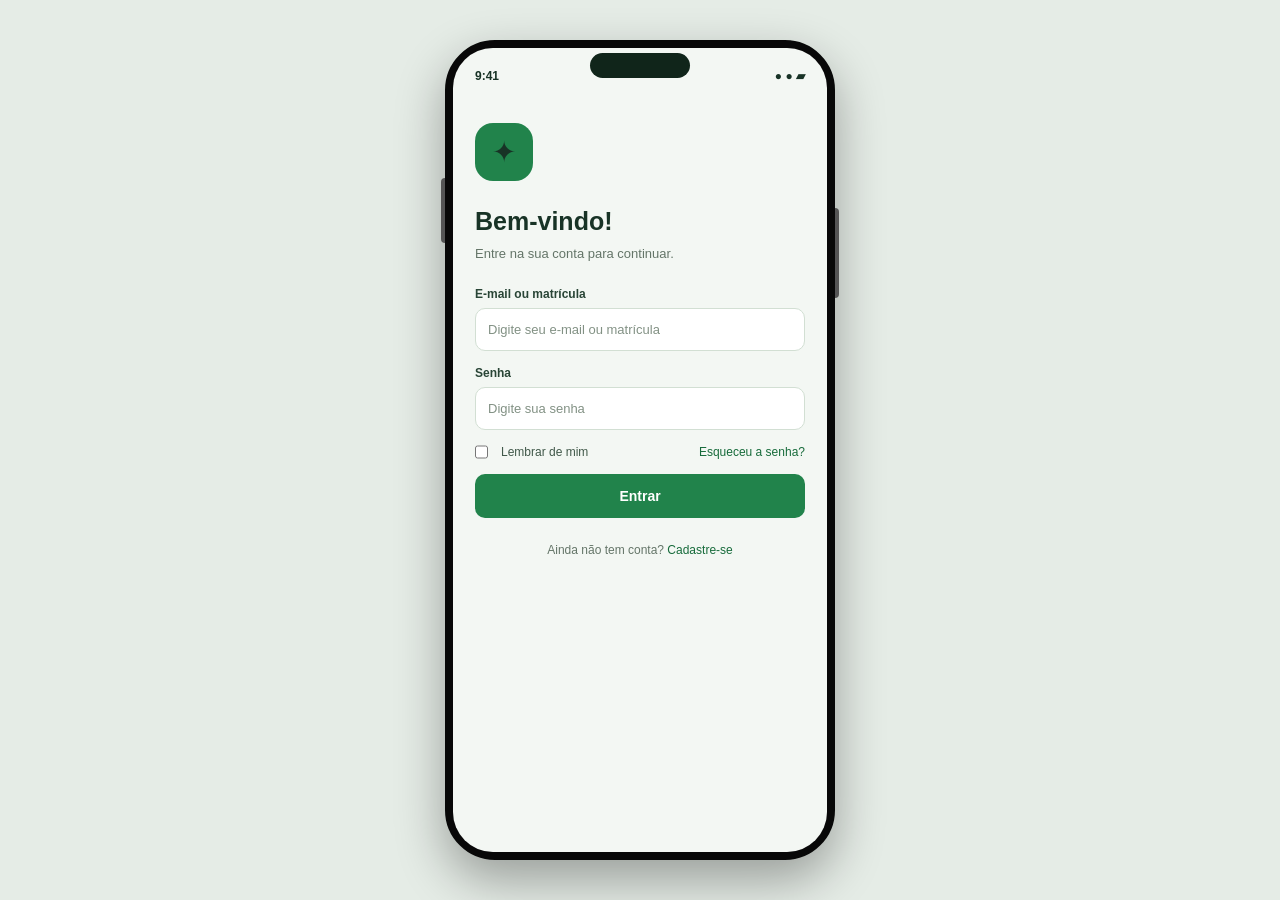
<file: Aplicativo/index.html>
<!doctype html>
<html lang="pt-BR">
  <head>
    <meta charset="UTF-8" />
    <meta name="viewport" content="width=device-width, initial-scale=1.0" />
    <title>Login</title>
    <link rel="stylesheet" href="style.css" />
  </head>
  <body>
    <div class="phone">
      <div class="side-button left"></div>
      <div class="side-button right"></div>
      <div class="screen">
        <div class="status-bar">
          <span>9:41</span>
          <div class="notch"></div>
          <span>● ● ▰</span>
        </div>
        <main class="page-container">
          <div class="logo">✦</div>
          <header class="page-header">
            <h1>Bem-vindo!</h1>
            <p class="subtitle">Entre na sua conta para continuar.</p>
          </header>
          <form class="form" action="inicio_professor.html">
            <div class="input-group">
              <label>E-mail ou matrícula</label
              ><input
                type="text"
                placeholder="Digite seu e-mail ou matrícula"
                required
              />
            </div>
            <div class="input-group">
              <label>Senha</label
              ><input type="password" placeholder="Digite sua senha" required />
            </div>
            <div class="card-top">
              <label class="check-row"
                ><input type="checkbox" /> Lembrar de mim</label
              ><a class="text-link" href="recuperar_senha.html"
                >Esqueceu a senha?</a
              >
            </div>
            <button>Entrar</button>
          </form>
          <p class="text-link" style="margin-top: 25px; color: var(--muted)">
            Ainda não tem conta? <a href="cadastro_usuario.html">Cadastre-se</a>
          </p>
        </main>
      </div>
    </div>
  </body>
</html>
</file>
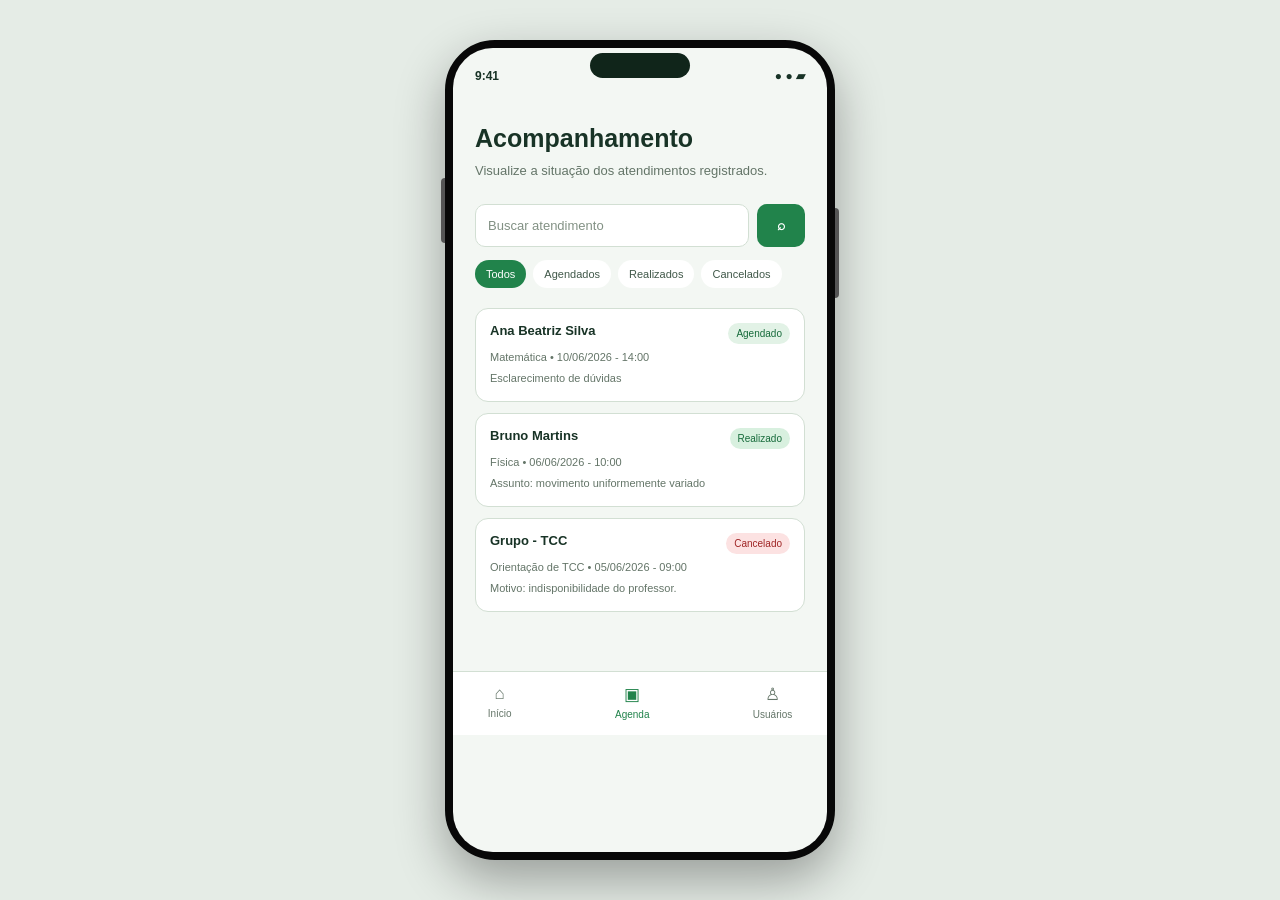
<file: Aplicativo/acompanhamento.html>
<!doctype html>
<html lang="pt-BR">
  <head>
    <meta charset="UTF-8" />
    <meta name="viewport" content="width=device-width, initial-scale=1.0" />
    <title>Acompanhamento</title>
    <link rel="stylesheet" href="style.css" />
  </head>
  <body>
    <div class="phone">
      <div class="side-button left"></div>
      <div class="side-button right"></div>
      <div class="screen">
        <div class="status-bar">
          <span>9:41</span>
          <div class="notch"></div>
          <span>● ● ▰</span>
        </div>
        <main class="page-container">
          <header class="page-header">
            <h1>Acompanhamento</h1>
            <p class="subtitle">
              Visualize a situação dos atendimentos registrados.
            </p>
          </header>
          <div class="search-row">
            <input type="search" placeholder="Buscar atendimento" /><button>
              ⌕
            </button>
          </div>
          <div class="tabs">
            <span class="tab active">Todos</span
            ><span class="tab">Agendados</span
            ><span class="tab">Realizados</span
            ><span class="tab">Cancelados</span>
          </div>
          <div class="card">
            <div class="card-top">
              <strong>Ana Beatriz Silva</strong
              ><span class="badge">Agendado</span>
            </div>
            <p>Matemática • 10/06/2026 - 14:00</p>
            <p>Esclarecimento de dúvidas</p>
          </div>
          <div class="card">
            <div class="card-top">
              <strong>Bruno Martins</strong
              ><span class="badge green">Realizado</span>
            </div>
            <p>Física • 06/06/2026 - 10:00</p>
            <p>Assunto: movimento uniformemente variado</p>
          </div>
          <div class="card">
            <div class="card-top">
              <strong>Grupo - TCC</strong
              ><span class="badge red">Cancelado</span>
            </div>
            <p>Orientação de TCC • 05/06/2026 - 09:00</p>
            <p>Motivo: indisponibilidade do professor.</p>
          </div>
        </main>
        <nav class="bottom-nav">
          <a class="" href="inicio_professor.html"><span>⌂</span>Início</a
          ><a class="active" href="consulta_atendimentos.html"
            ><span>▣</span>Agenda</a
          ><a class="" href="consulta_usuarios.html"><span>♙</span>Usuários</a>
        </nav>
      </div>
    </div>
  </body>
</html>
</file>
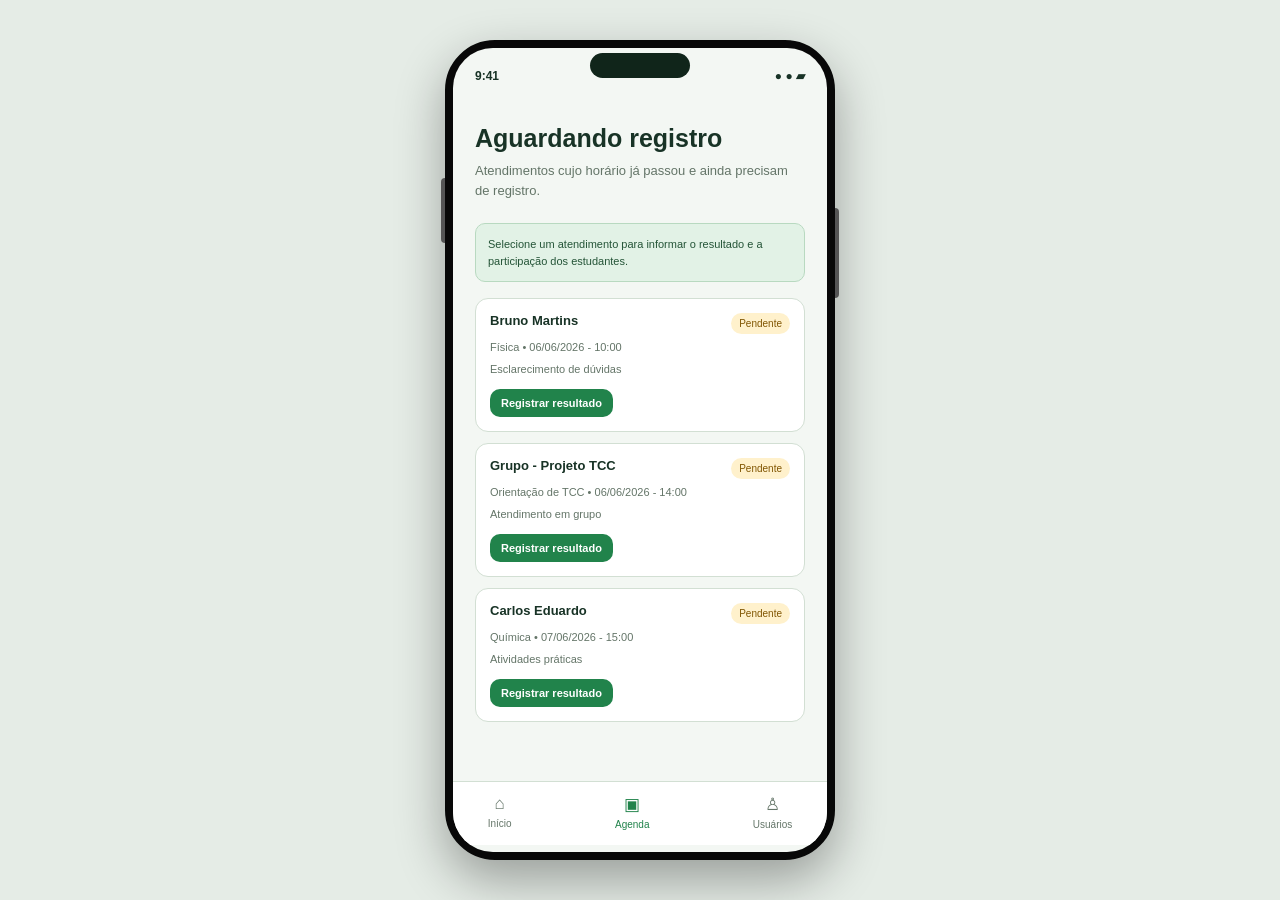
<file: Aplicativo/aguardando_registro.html>
<!doctype html>
<html lang="pt-BR">
  <head>
    <meta charset="UTF-8" />
    <meta name="viewport" content="width=device-width, initial-scale=1.0" />
    <title>Aguardando registro</title>
    <link rel="stylesheet" href="style.css" />
  </head>
  <body>
    <div class="phone">
      <div class="side-button left"></div>
      <div class="side-button right"></div>
      <div class="screen">
        <div class="status-bar">
          <span>9:41</span>
          <div class="notch"></div>
          <span>● ● ▰</span>
        </div>
        <main class="page-container">
          <header class="page-header">
            <h1>Aguardando registro</h1>
            <p class="subtitle">
              Atendimentos cujo horário já passou e ainda precisam de registro.
            </p>
          </header>
          <div class="info-box">
            Selecione um atendimento para informar o resultado e a participação
            dos estudantes.
          </div>
          <div class="card">
            <div class="card-top">
              <strong>Bruno Martins</strong
              ><span class="badge yellow">Pendente</span>
            </div>
            <p>Física • 06/06/2026 - 10:00</p>
            <p>Esclarecimento de dúvidas</p>
            <a
              class="button small"
              style="margin-top: 12px"
              href="registro_atendimento.html"
              >Registrar resultado</a
            >
          </div>
          <div class="card">
            <div class="card-top">
              <strong>Grupo - Projeto TCC</strong
              ><span class="badge yellow">Pendente</span>
            </div>
            <p>Orientação de TCC • 06/06/2026 - 14:00</p>
            <p>Atendimento em grupo</p>
            <a
              class="button small"
              style="margin-top: 12px"
              href="registro_atendimento.html"
              >Registrar resultado</a
            >
          </div>
          <div class="card">
            <div class="card-top">
              <strong>Carlos Eduardo</strong
              ><span class="badge yellow">Pendente</span>
            </div>
            <p>Química • 07/06/2026 - 15:00</p>
            <p>Atividades práticas</p>
            <a
              class="button small"
              style="margin-top: 12px"
              href="registro_atendimento.html"
              >Registrar resultado</a
            >
          </div>
        </main>
        <nav class="bottom-nav">
          <a class="" href="inicio_professor.html"><span>⌂</span>Início</a
          ><a class="active" href="consulta_atendimentos.html"
            ><span>▣</span>Agenda</a
          ><a class="" href="consulta_usuarios.html"><span>♙</span>Usuários</a>
        </nav>
      </div>
    </div>
  </body>
</html>
</file>
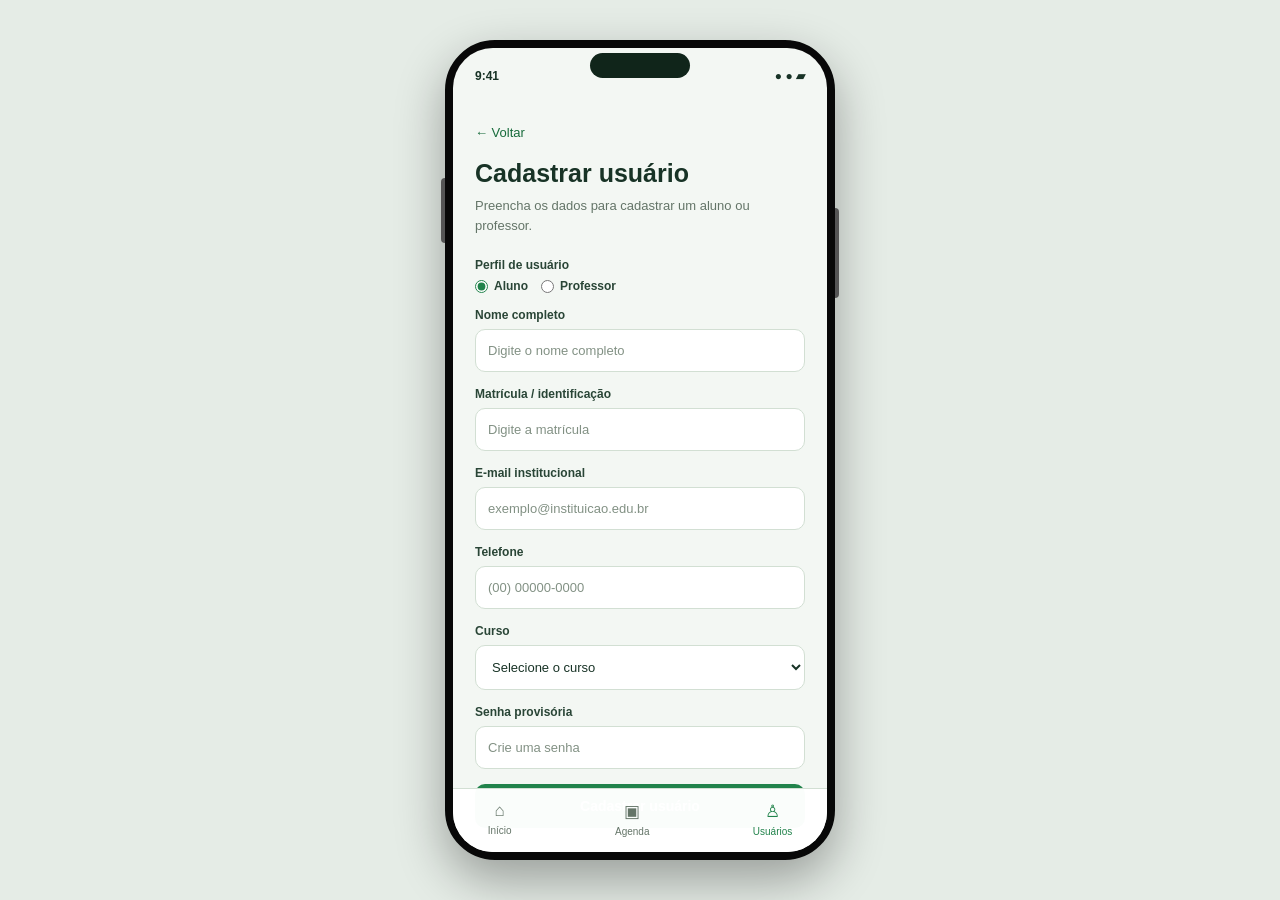
<file: Aplicativo/cadastro_usuario.html>
<!doctype html>
<html lang="pt-BR">
  <head>
    <meta charset="UTF-8" />
    <meta name="viewport" content="width=device-width, initial-scale=1.0" />
    <title>Cadastro de usuário</title>
    <link rel="stylesheet" href="style.css" />
  </head>
  <body>
    <div class="phone">
      <div class="side-button left"></div>
      <div class="side-button right"></div>
      <div class="screen">
        <div class="status-bar">
          <span>9:41</span>
          <div class="notch"></div>
          <span>● ● ▰</span>
        </div>
        <main class="page-container">
          <a class="back-link" href="inicio_professor.html">← Voltar</a>
          <header class="page-header">
            <h1>Cadastrar usuário</h1>
            <p class="subtitle">
              Preencha os dados para cadastrar um aluno ou professor.
            </p>
          </header>
          <form class="form" action="consulta_usuarios.html">
            <div class="input-group">
              <label>Perfil de usuário</label>
              <div class="radio-row">
                <label><input type="radio" name="perfil" checked /> Aluno</label
                ><label><input type="radio" name="perfil" /> Professor</label>
              </div>
            </div>
            <div class="input-group">
              <label>Nome completo</label
              ><input placeholder="Digite o nome completo" required />
            </div>
            <div class="input-group">
              <label>Matrícula / identificação</label
              ><input placeholder="Digite a matrícula" required />
            </div>
            <div class="input-group">
              <label>E-mail institucional</label
              ><input
                type="email"
                placeholder="exemplo@instituicao.edu.br"
                required
              />
            </div>
            <div class="input-group">
              <label>Telefone</label
              ><input type="tel" placeholder="(00) 00000-0000" />
            </div>
            <div class="input-group">
              <label>Curso</label
              ><select>
                <option>Selecione o curso</option>
                <option>Ciência da Computação</option>
                <option>Sistemas de Informação</option>
              </select>
            </div>
            <div class="input-group">
              <label>Senha provisória</label
              ><input type="password" placeholder="Crie uma senha" required />
            </div>
            <button>Cadastrar usuário</button>
          </form>
        </main>
        <nav class="bottom-nav">
          <a class="" href="inicio_professor.html"><span>⌂</span>Início</a
          ><a class="" href="consulta_atendimentos.html"><span>▣</span>Agenda</a
          ><a class="active" href="consulta_usuarios.html"
            ><span>♙</span>Usuários</a>
        </nav>
      </div>
    </div>
  </body>
</html>
</file>
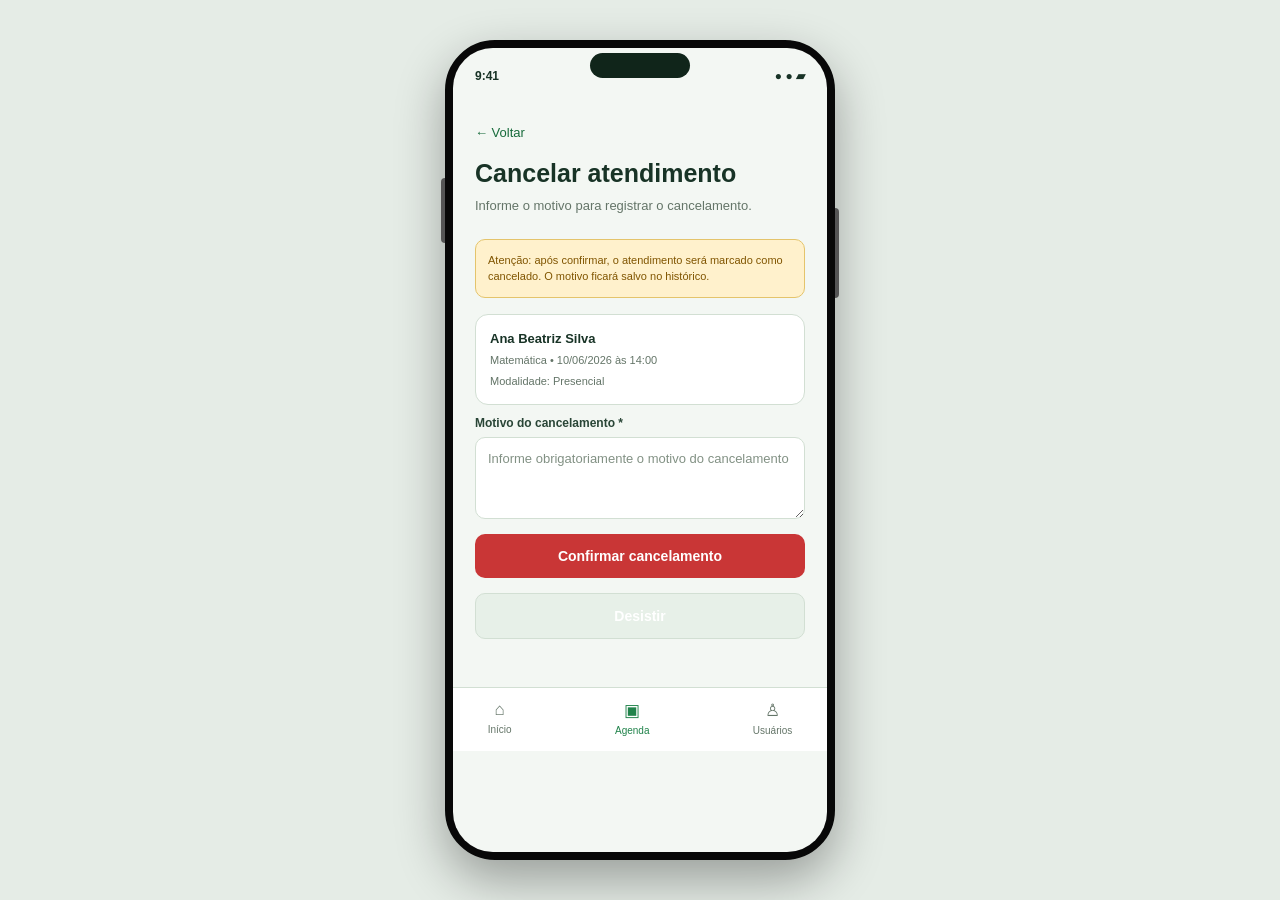
<file: Aplicativo/cancelar_atendimento.html>
<!doctype html>
<html lang="pt-BR">
  <head>
    <meta charset="UTF-8" />
    <meta name="viewport" content="width=device-width, initial-scale=1.0" />
    <title>Cancelar atendimento</title>
    <link rel="stylesheet" href="style.css" />
  </head>
  <body>
    <div class="phone">
      <div class="side-button left"></div>
      <div class="side-button right"></div>
      <div class="screen">
        <div class="status-bar">
          <span>9:41</span>
          <div class="notch"></div>
          <span>● ● ▰</span>
        </div>
        <main class="page-container">
          <a class="back-link" href="consulta_atendimentos.html">← Voltar</a>
          <header class="page-header">
            <h1>Cancelar atendimento</h1>
            <p class="subtitle">
              Informe o motivo para registrar o cancelamento.
            </p>
          </header>
          <div class="info-box warning-box">
            Atenção: após confirmar, o atendimento será marcado como cancelado.
            O motivo ficará salvo no histórico.
          </div>
          <div class="card">
            <strong>Ana Beatriz Silva</strong>
            <p>Matemática • 10/06/2026 às 14:00</p>
            <p>Modalidade: Presencial</p>
          </div>
          <form class="form" action="consulta_atendimentos.html">
            <div class="input-group">
              <label>Motivo do cancelamento *</label
              ><textarea
                placeholder="Informe obrigatoriamente o motivo do cancelamento"
                required
              ></textarea>
            </div>
            <button class="danger">Confirmar cancelamento</button
            ><a class="button secondary" href="consulta_atendimentos.html"
              >Desistir</a
            >
          </form>
        </main>
        <nav class="bottom-nav">
          <a class="" href="inicio_professor.html"><span>⌂</span>Início</a
          ><a class="active" href="consulta_atendimentos.html"
            ><span>▣</span>Agenda</a
          ><a class="" href="consulta_usuarios.html"><span>♙</span>Usuários</a>
        </nav>
      </div>
    </div>
  </body>
</html>
</file>
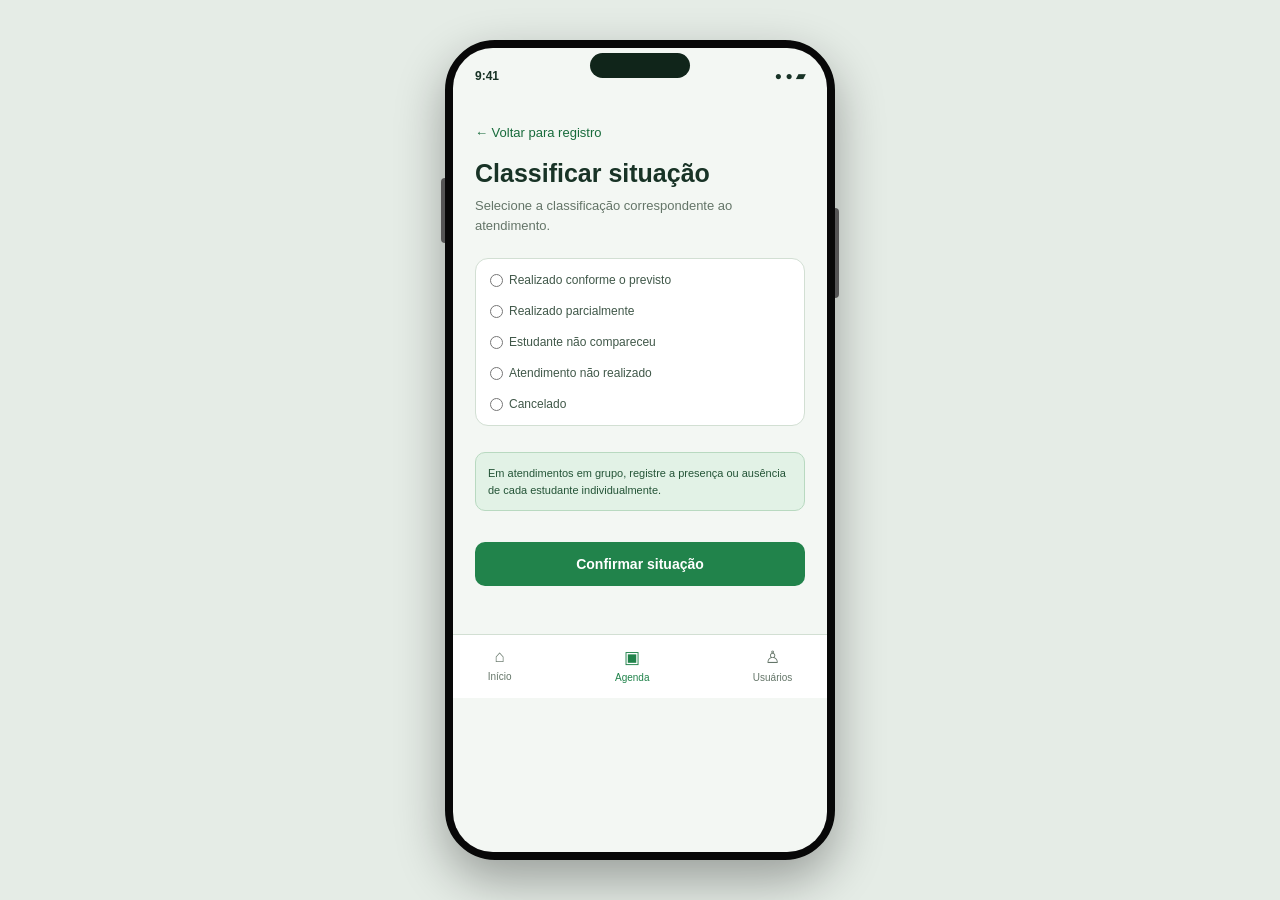
<file: Aplicativo/classificar_situacao.html>
<!doctype html>
<html lang="pt-BR">
  <head>
    <meta charset="UTF-8" />
    <meta name="viewport" content="width=device-width, initial-scale=1.0" />
    <title>Classificar situação</title>
    <link rel="stylesheet" href="style.css" />
  </head>
  <body>
    <div class="phone">
      <div class="side-button left"></div>
      <div class="side-button right"></div>
      <div class="screen">
        <div class="status-bar">
          <span>9:41</span>
          <div class="notch"></div>
          <span>● ● ▰</span>
        </div>
        <main class="page-container">
          <a class="back-link" href="registro_atendimento.html"
            >← Voltar para registro</a
          >
          <header class="page-header">
            <h1>Classificar situação</h1>
            <p class="subtitle">
              Selecione a classificação correspondente ao atendimento.
            </p>
          </header>
          <form class="form" action="acompanhamento.html">
            <div class="card">
              <div class="radio-row" style="flex-direction: column; gap: 17px">
                <label
                  ><input type="radio" name="situacao" required /> Realizado
                  conforme o previsto</label
                ><label
                  ><input type="radio" name="situacao" /> Realizado
                  parcialmente</label
                ><label
                  ><input type="radio" name="situacao" /> Estudante não
                  compareceu</label
                ><label
                  ><input type="radio" name="situacao" /> Atendimento não
                  realizado</label
                ><label><input type="radio" name="situacao" /> Cancelado</label>
              </div>
            </div>
            <div class="info-box">
              Em atendimentos em grupo, registre a presença ou ausência de cada
              estudante individualmente.
            </div>
            <button>Confirmar situação</button>
          </form>
        </main>
        <nav class="bottom-nav">
          <a class="" href="inicio_professor.html"><span>⌂</span>Início</a
          ><a class="active" href="consulta_atendimentos.html"
            ><span>▣</span>Agenda</a
          ><a class="" href="consulta_usuarios.html"><span>♙</span>Usuários</a>
        </nav>
      </div>
    </div>
  </body>
</html>
</file>
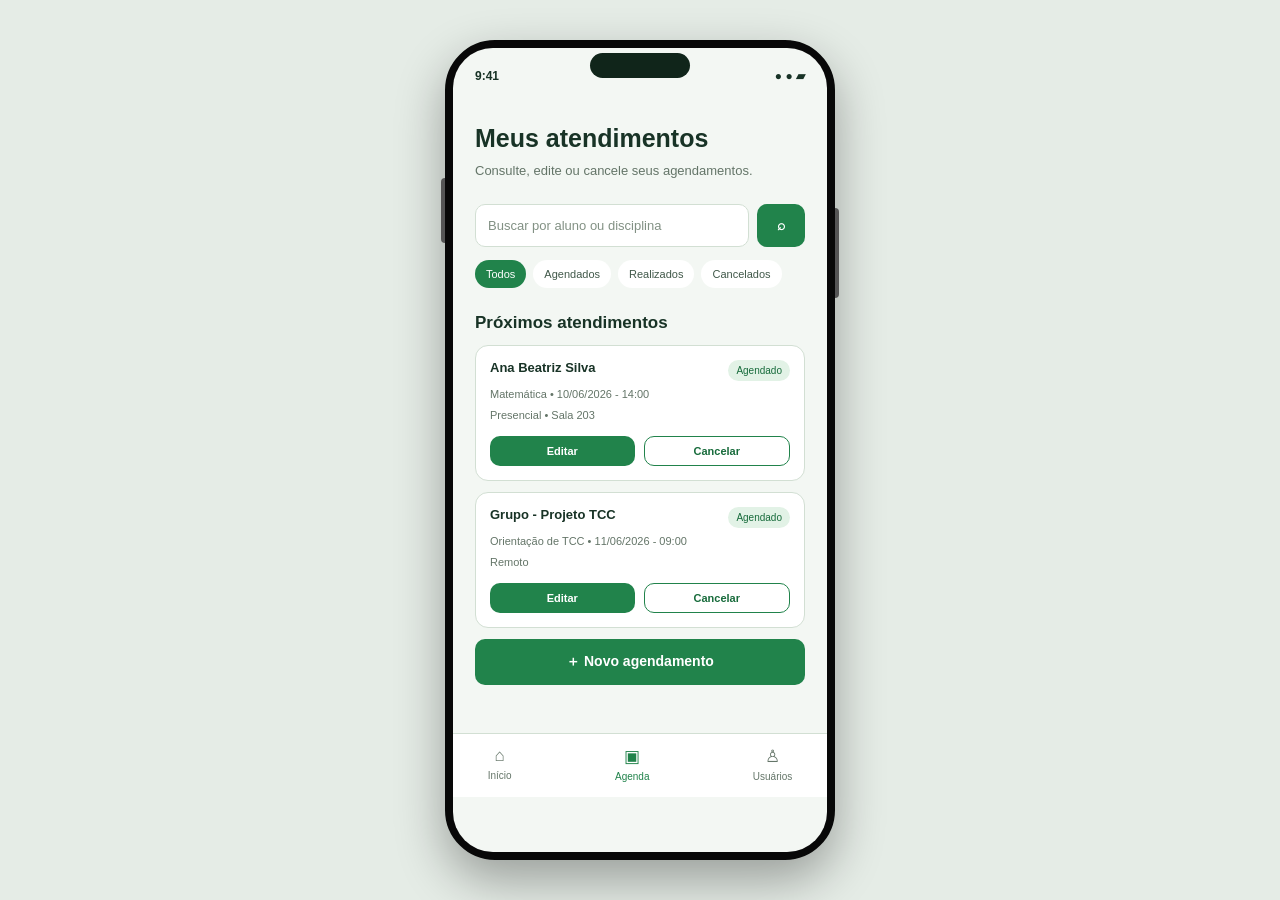
<file: Aplicativo/consulta_atendimentos.html>
<!doctype html>
<html lang="pt-BR">
  <head>
    <meta charset="UTF-8" />
    <meta name="viewport" content="width=device-width, initial-scale=1.0" />
    <title>Meus atendimentos</title>
    <link rel="stylesheet" href="style.css" />
  </head>
  <body>
    <div class="phone">
      <div class="side-button left"></div>
      <div class="side-button right"></div>
      <div class="screen">
        <div class="status-bar">
          <span>9:41</span>
          <div class="notch"></div>
          <span>● ● ▰</span>
        </div>
        <main class="page-container">
          <header class="page-header">
            <h1>Meus atendimentos</h1>
            <p class="subtitle">
              Consulte, edite ou cancele seus agendamentos.
            </p>
          </header>
          <div class="search-row">
            <input
              type="search"
              placeholder="Buscar por aluno ou disciplina"
            /><button>⌕</button>
          </div>
          <div class="tabs">
            <span class="tab active">Todos</span
            ><span class="tab">Agendados</span
            ><span class="tab">Realizados</span
            ><span class="tab">Cancelados</span>
          </div>
          <h2>Próximos atendimentos</h2>
          <div class="card">
            <div class="card-top">
              <strong>Ana Beatriz Silva</strong
              ><span class="badge">Agendado</span>
            </div>
            <p>Matemática • 10/06/2026 - 14:00</p>
            <p>Presencial • Sala 203</p>
            <div class="button-row" style="margin-top: 12px">
              <a class="button small" href="editar_atendimento.html"
                >Editar</a
              ><a class="button small outline" href="cancelar_atendimento.html"
                >Cancelar</a
              >
            </div>
          </div>
          <div class="card">
            <div class="card-top">
              <strong>Grupo - Projeto TCC</strong
              ><span class="badge">Agendado</span>
            </div>
            <p>Orientação de TCC • 11/06/2026 - 09:00</p>
            <p>Remoto</p>
            <div class="button-row" style="margin-top: 12px">
              <a class="button small " href="editar_atendimento.html"
                >Editar</a
              ><a class="button small outline" href="cancelar_atendimento.html"
                >Cancelar</a
              >
            </div>
          </div>
          <a class="button" href="novo_agendamento.html">＋ Novo agendamento</a>
        </main>
        <nav class="bottom-nav">
          <a class="" href="inicio_professor.html"><span>⌂</span>Início</a
          ><a class="active" href="consulta_atendimentos.html"
            ><span>▣</span>Agenda</a
          ><a class="" href="consulta_usuarios.html"><span>♙</span>Usuários</a>
        </nav>
      </div>
    </div>
  </body>
</html>
</file>
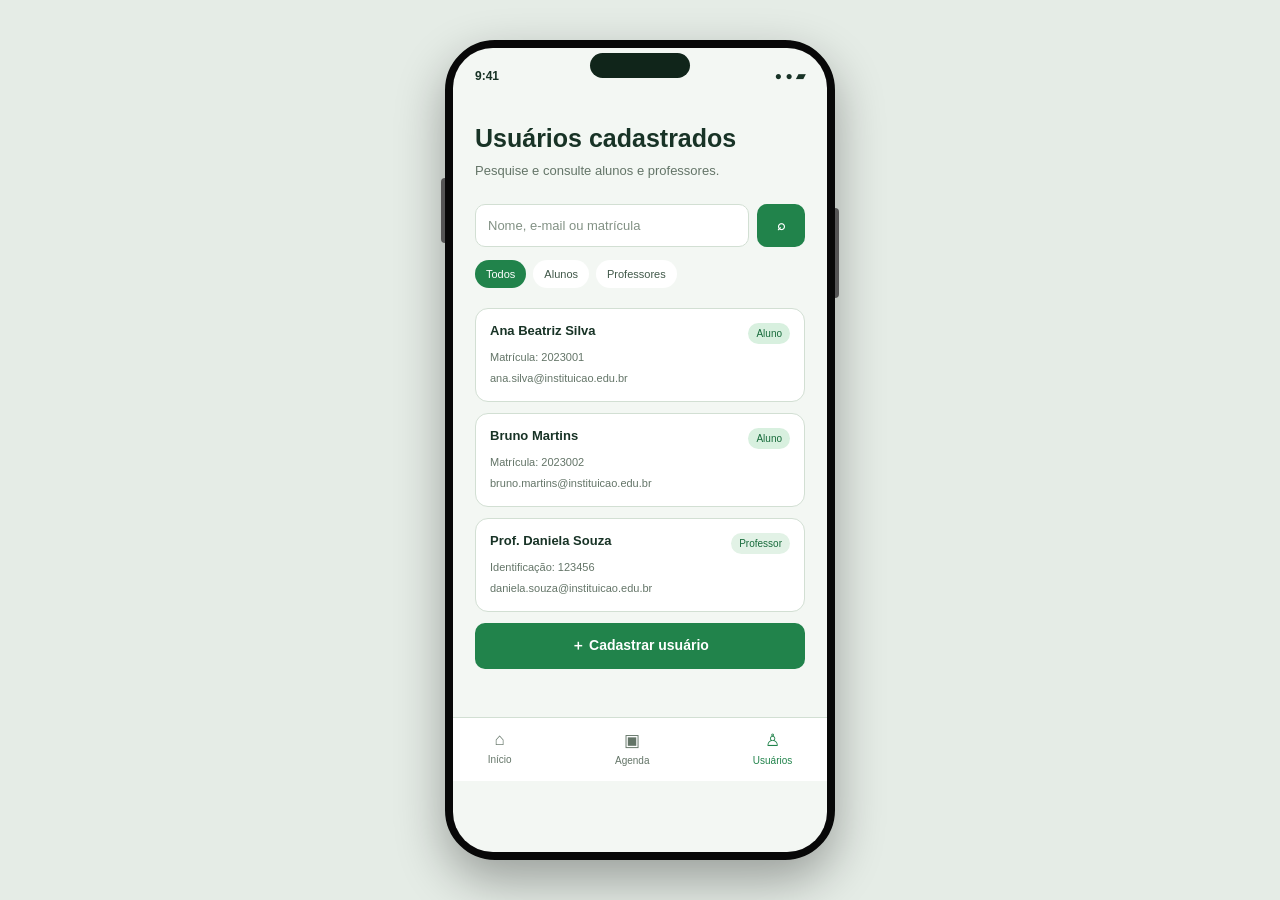
<file: Aplicativo/consulta_usuarios.html>
<!doctype html>
<html lang="pt-BR">
  <head>
    <meta charset="UTF-8" />
    <meta name="viewport" content="width=device-width, initial-scale=1.0" />
    <title>Consulta de usuários</title>
    <link rel="stylesheet" href="style.css" />
  </head>
  <body>
    <div class="phone">
      <div class="side-button left"></div>
      <div class="side-button right"></div>
      <div class="screen">
        <div class="status-bar">
          <span>9:41</span>
          <div class="notch"></div>
          <span>● ● ▰</span>
        </div>
        <main class="page-container">
          <header class="page-header">
            <h1>Usuários cadastrados</h1>
            <p class="subtitle">Pesquise e consulte alunos e professores.</p>
          </header>
          <div class="search-row">
            <input
              type="search"
              placeholder="Nome, e-mail ou matrícula"
            /><button>⌕</button>
          </div>
          <div class="tabs">
            <span class="tab active">Todos</span><span class="tab">Alunos</span
            ><span class="tab">Professores</span>
          </div>
          <div class="card">
            <div class="card-top">
              <strong>Ana Beatriz Silva</strong
              ><span class="badge green">Aluno</span>
            </div>
            <p>Matrícula: 2023001</p>
            <p>ana.silva@instituicao.edu.br</p>
          </div>
          <div class="card">
            <div class="card-top">
              <strong>Bruno Martins</strong
              ><span class="badge green">Aluno</span>
            </div>
            <p>Matrícula: 2023002</p>
            <p>bruno.martins@instituicao.edu.br</p>
          </div>
          <div class="card">
            <div class="card-top">
              <strong>Prof. Daniela Souza</strong
              ><span class="badge">Professor</span>
            </div>
            <p>Identificação: 123456</p>
            <p>daniela.souza@instituicao.edu.br</p>
          </div>
          <a class="button" href="cadastro_usuario.html"
            >＋ Cadastrar usuário</a
          >
        </main>
        <nav class="bottom-nav">
          <a class="" href="inicio_professor.html"><span>⌂</span>Início</a
          ><a class="" href="consulta_atendimentos.html"><span>▣</span>Agenda</a
          ><a class="active" href="consulta_usuarios.html"><span>♙</span>Usuários</a>
        </nav>
      </div>
    </div>
  </body>
</html>
</file>
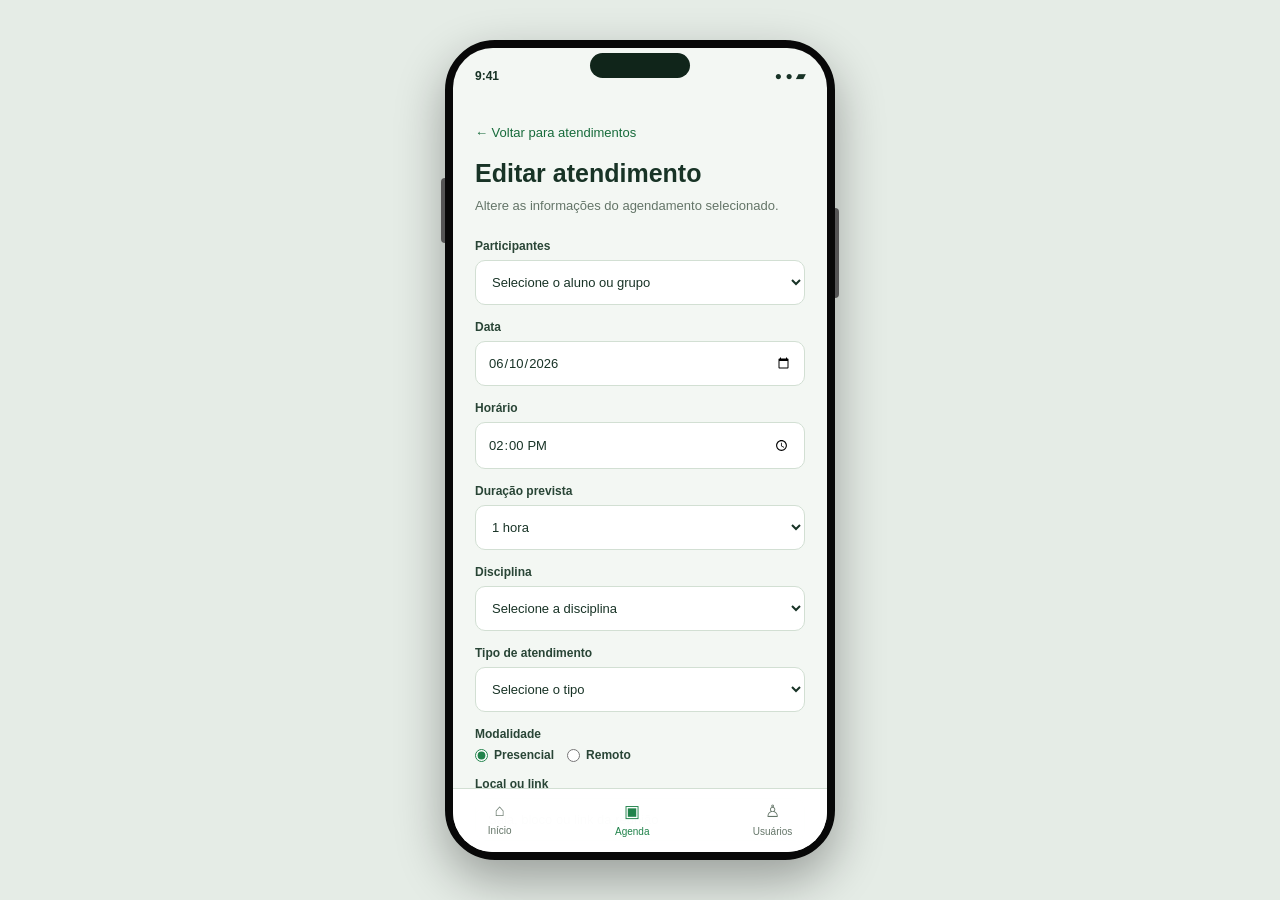
<file: Aplicativo/editar_atendimento.html>
<!doctype html>
<html lang="pt-BR">
  <head>
    <meta charset="UTF-8" />
    <meta name="viewport" content="width=device-width, initial-scale=1.0" />
    <title>Editar atendimento</title>
    <link rel="stylesheet" href="style.css" />
  </head>
  <body>
    <div class="phone">
      <div class="side-button left"></div>
      <div class="side-button right"></div>
      <div class="screen">
        <div class="status-bar">
          <span>9:41</span>
          <div class="notch"></div>
          <span>● ● ▰</span>
        </div>
        <main class="page-container">
          <a class="back-link" href="consulta_atendimentos.html"
            >← Voltar para atendimentos</a
          >
          <header class="page-header">
            <h1>Editar atendimento</h1>
            <p class="subtitle">
              Altere as informações do agendamento selecionado.
            </p>
          </header>
          <form class="form" action="consulta_atendimentos.html">
            <div class="input-group">
              <label>Participantes</label
              ><select>
                <option>Selecione o aluno ou grupo</option>
                <option>Ana Beatriz Silva</option>
                <option>Bruno Martins</option>
                <option>Grupo - Projeto TCC</option>
              </select>
            </div>
            <div class="input-group">
              <label>Data</label><input type="date" value="2026-06-10" />
            </div>
            <div class="input-group">
              <label>Horário</label><input type="time" value="14:00" />
            </div>
            <div class="input-group">
              <label>Duração prevista</label
              ><select>
                <option>30 minutos</option>
                <option selected>1 hora</option>
                <option>1 hora e 30 minutos</option>
                <option>2 horas</option>
              </select>
            </div>
            <div class="input-group">
              <label>Disciplina</label
              ><select>
                <option>Selecione a disciplina</option>
                <option>Matemática</option>
                <option>Programação</option>
                <option>Projeto de TCC</option>
              </select>
            </div>
            <div class="input-group">
              <label>Tipo de atendimento</label
              ><select>
                <option>Selecione o tipo</option>
                <option>Esclarecimento de dúvidas</option>
                <option>Orientação de TCC</option>
                <option>Acompanhamento de projetos</option>
                <option>Atividades práticas</option>
              </select>
            </div>
            <div class="input-group">
              <label>Modalidade</label>
              <div class="radio-row">
                <label
                  ><input type="radio" name="modalidade" checked />
                  Presencial</label
                ><label><input type="radio" name="modalidade" /> Remoto</label>
              </div>
            </div>
            <div class="input-group">
              <label>Local ou link</label
              ><input placeholder="Sala, bloco ou link da reunião" />
            </div>
            <div class="input-group">
              <label>Descrição / objetivo</label
              ><textarea
                placeholder="Descreva o objetivo do atendimento"
              ></textarea>
            </div>
            <div class="input-group">
              <label>Observações iniciais</label
              ><textarea placeholder="Observações opcionais"></textarea>
            </div>
            <button>Salvar alterações</button>
          </form>
        </main>
        <nav class="bottom-nav">
          <a class="" href="inicio_professor.html"><span>⌂</span>Início</a>
          <a class="active" href="consulta_atendimentos.html">
            <span>▣</span>Agenda</a>
          <a class="" href="consulta_usuarios.html"><span>♙</span>Usuários</a>
        </nav>
      </div>
    </div>
  </body>
</html>
</file>
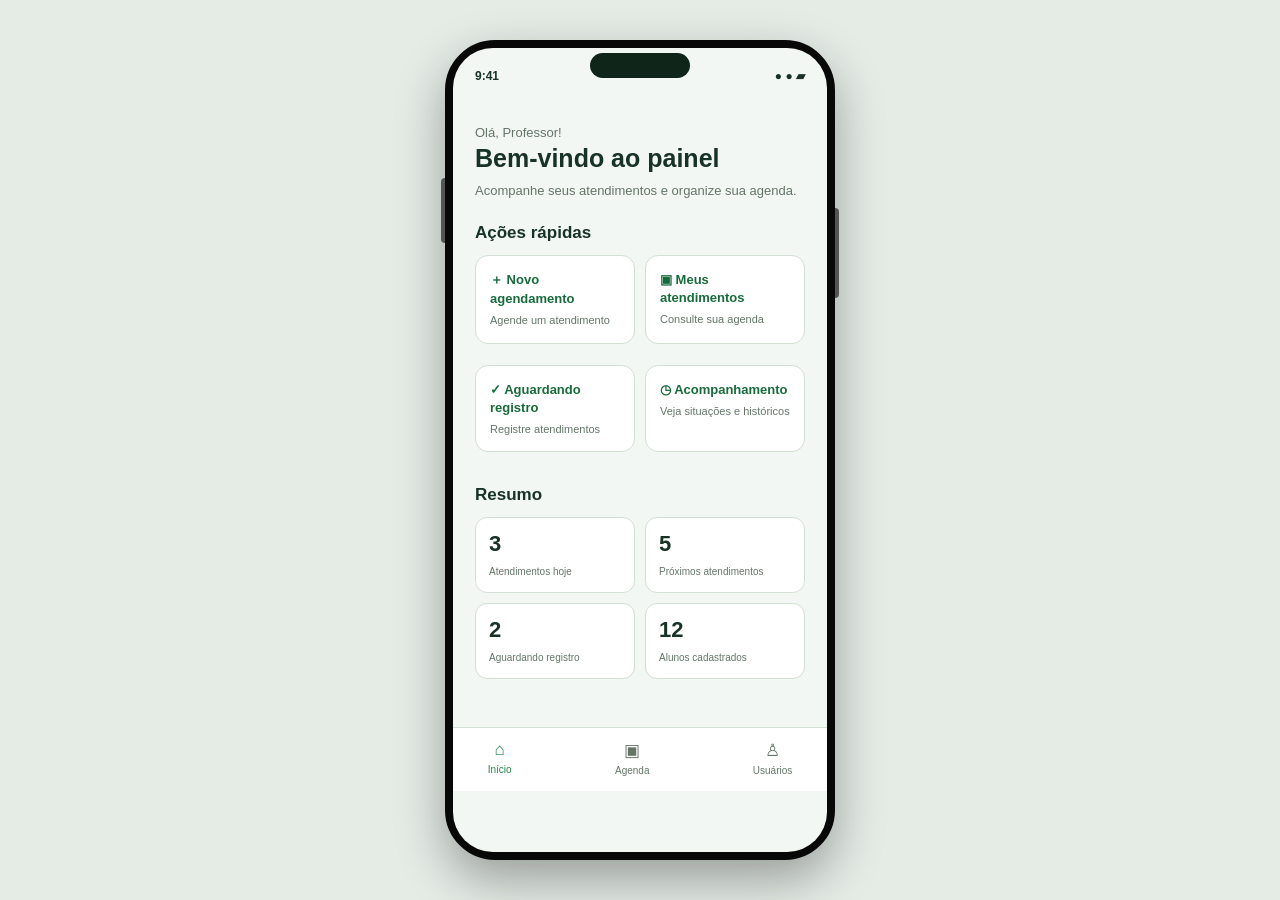
<file: Aplicativo/inicio_professor.html>
<!doctype html>
<html lang="pt-BR">
  <head>
    <meta charset="UTF-8" />
    <meta name="viewport" content="width=device-width, initial-scale=1.0" />
    <title>Início do professor</title>
    <link rel="stylesheet" href="style.css" />
  </head>
  <body>
    <div class="phone">
      <div class="side-button left"></div>
      <div class="side-button right"></div>
      <div class="screen">
        <div class="status-bar">
          <span>9:41</span>
          <div class="notch"></div>
          <span>● ● ▰</span>
        </div>
        <main class="page-container">
          <header class="page-header">
            <p class="subtitle">Olá, Professor!</p>
            <h1>Bem-vindo ao painel</h1>
            <p class="subtitle">
              Acompanhe seus atendimentos e organize sua agenda.
            </p>
          </header>
          <h2>Ações rápidas</h2>
          <div class="stat-grid">
            <a class="card" href="novo_agendamento.html"
              ><strong>＋ Novo agendamento</strong>
              <p>Agende um atendimento</p></a
            ><a class="card" href="consulta_atendimentos.html"
              ><strong>▣ Meus atendimentos</strong>
              <p>Consulte sua agenda</p></a
            ><a class="card" href="aguardando_registro.html"
              ><strong>✓ Aguardando registro</strong>
              <p>Registre atendimentos</p></a
            ><a class="card" href="acompanhamento.html"
              ><strong>◷ Acompanhamento</strong>
              <p>Veja situações e históricos</p></a
            >
          </div>
          <h2>Resumo</h2>
          <div class="stat-grid">
            <div class="stat">
              <strong>3</strong><span>Atendimentos hoje</span>
            </div>
            <div class="stat">
              <strong>5</strong><span>Próximos atendimentos</span>
            </div>
            <div class="stat">
              <strong>2</strong><span>Aguardando registro</span>
            </div>
            <div class="stat">
              <strong>12</strong><span>Alunos cadastrados</span>
            </div>
          </div>
        </main>
        <nav class="bottom-nav">
          <a class="active" href="inicio_professor.html"><span>⌂</span>Início</a
          ><a class="" href="consulta_atendimentos.html"><span>▣</span>Agenda</a
          ><a class="" href="consulta_usuarios.html"><span>♙</span>Usuários</a>
        </nav>
      </div>
    </div>
  </body>
</html>
</file>
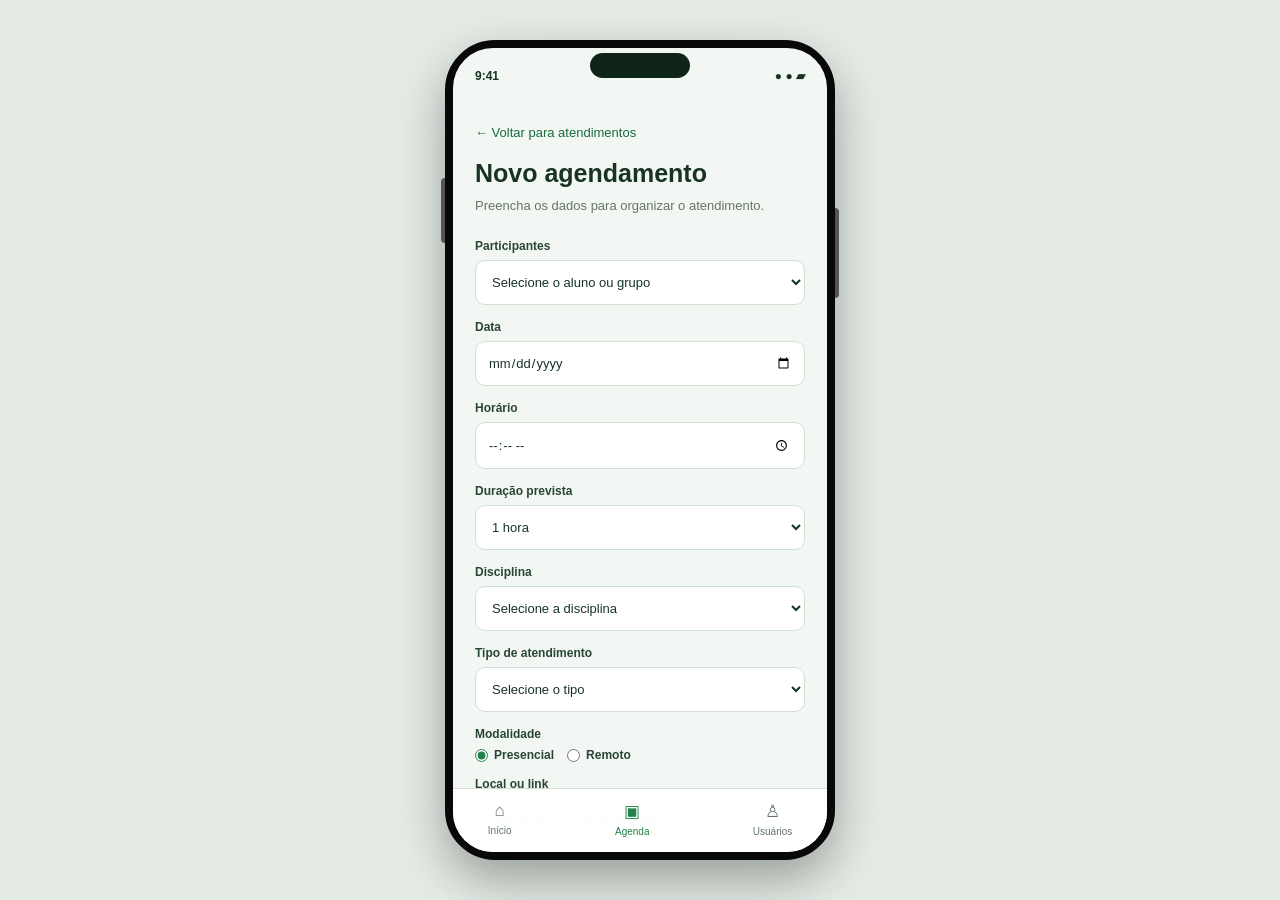
<file: Aplicativo/novo_agendamento.html>
<!doctype html>
<html lang="pt-BR">
  <head>
    <meta charset="UTF-8" />
    <meta name="viewport" content="width=device-width, initial-scale=1.0" />
    <title>Novo agendamento</title>
    <link rel="stylesheet" href="style.css" />
  </head>
  <body>
    <div class="phone">
      <div class="side-button left"></div>
      <div class="side-button right"></div>
      <div class="screen">
        <div class="status-bar">
          <span>9:41</span>
          <div class="notch"></div>
          <span>● ● ▰</span>
        </div>
        <main class="page-container">
          <a class="back-link" href="consulta_atendimentos.html"
            >← Voltar para atendimentos</a
          >
          <header class="page-header">
            <h1>Novo agendamento</h1>
            <p class="subtitle">
              Preencha os dados para organizar o atendimento.
            </p>
          </header>
          <form class="form" action="consulta_atendimentos.html">
            <div class="input-group">
              <label>Participantes</label
              ><select>
                <option>Selecione o aluno ou grupo</option>
                <option>Ana Beatriz Silva</option>
                <option>Bruno Martins</option>
                <option>Grupo - Projeto TCC</option>
              </select>
            </div>
            <div class="input-group">
              <label>Data</label><input type="date" value="" />
            </div>
            <div class="input-group">
              <label>Horário</label><input type="time" value="" />
            </div>
            <div class="input-group">
              <label>Duração prevista</label
              ><select>
                <option>30 minutos</option>
                <option selected>1 hora</option>
                <option>1 hora e 30 minutos</option>
                <option>2 horas</option>
              </select>
            </div>
            <div class="input-group">
              <label>Disciplina</label
              ><select>
                <option>Selecione a disciplina</option>
                <option>Matemática</option>
                <option>Programação</option>
                <option>Projeto de TCC</option>
              </select>
            </div>
            <div class="input-group">
              <label>Tipo de atendimento</label
              ><select>
                <option>Selecione o tipo</option>
                <option>Esclarecimento de dúvidas</option>
                <option>Orientação de TCC</option>
                <option>Acompanhamento de projetos</option>
                <option>Atividades práticas</option>
              </select>
            </div>
            <div class="input-group">
              <label>Modalidade</label>
              <div class="radio-row">
                <label
                  ><input type="radio" name="modalidade" checked />
                  Presencial</label
                ><label><input type="radio" name="modalidade" /> Remoto</label>
              </div>
            </div>
            <div class="input-group">
              <label>Local ou link</label
              ><input placeholder="Sala, bloco ou link da reunião" />
            </div>
            <div class="input-group">
              <label>Descrição / objetivo</label
              ><textarea
                placeholder="Descreva o objetivo do atendimento"
              ></textarea>
            </div>
            <div class="input-group">
              <label>Observações iniciais</label
              ><textarea placeholder="Observações opcionais"></textarea>
            </div>
            <button>Agendar atendimento</button>
          </form>
        </main>
        <nav class="bottom-nav">
          <a class="" href="inicio_professor.html"><span>⌂</span>Início</a
          ><a class="active" href="consulta_atendimentos.html"
            ><span>▣</span>Agenda</a
          ><a class="" href="consulta_usuarios.html"><span>♙</span>Usuários</a>
        
      </div>
    </div>
  </body>
</html>
</file>
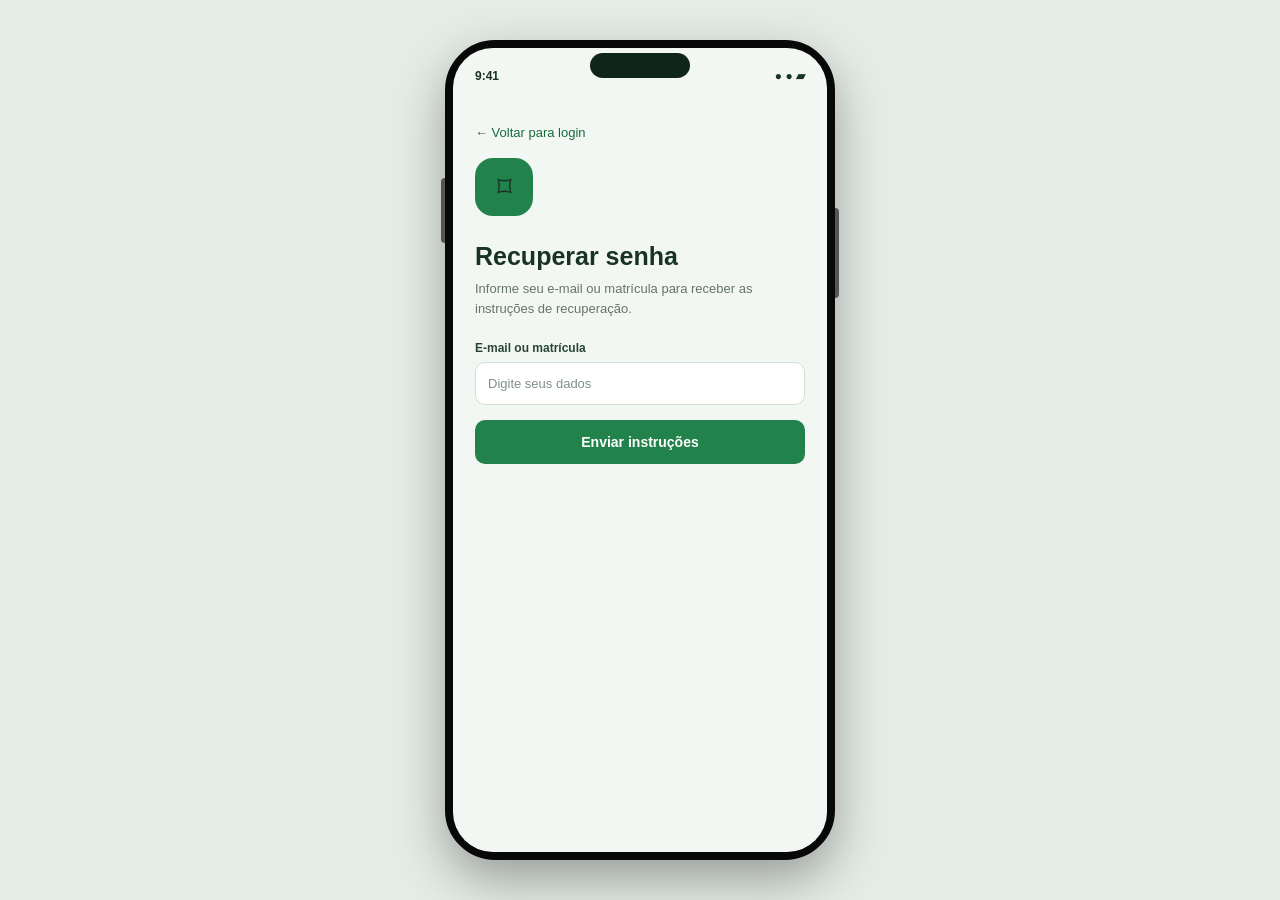
<file: Aplicativo/recuperar_senha.html>
<!doctype html>
<html lang="pt-BR">
  <head>
    <meta charset="UTF-8" />
    <meta name="viewport" content="width=device-width, initial-scale=1.0" />
    <title>Recuperar senha</title>
    <link rel="stylesheet" href="style.css" />
  </head>
  <body>
    <div class="phone">
      <div class="side-button left"></div>
      <div class="side-button right"></div>
      <div class="screen">
        <div class="status-bar">
          <span>9:41</span>
          <div class="notch"></div>
          <span>● ● ▰</span>
        </div>
        <main class="page-container">
          <a class="back-link" href="login.html">← Voltar para login</a>
          <div class="logo">⌑</div>
          <header class="page-header">
            <h1>Recuperar senha</h1>
            <p class="subtitle">
              Informe seu e-mail ou matrícula para receber as instruções de
              recuperação.
            </p>
          </header>
          <form class="form" action="login.html">
            <div class="input-group">
              <label>E-mail ou matrícula</label
              ><input type="text" placeholder="Digite seus dados" required />
            </div>
            <button>Enviar instruções</button>
          </form>
        </main>
      </div>
    </div>
  </body>
</html>
</file>
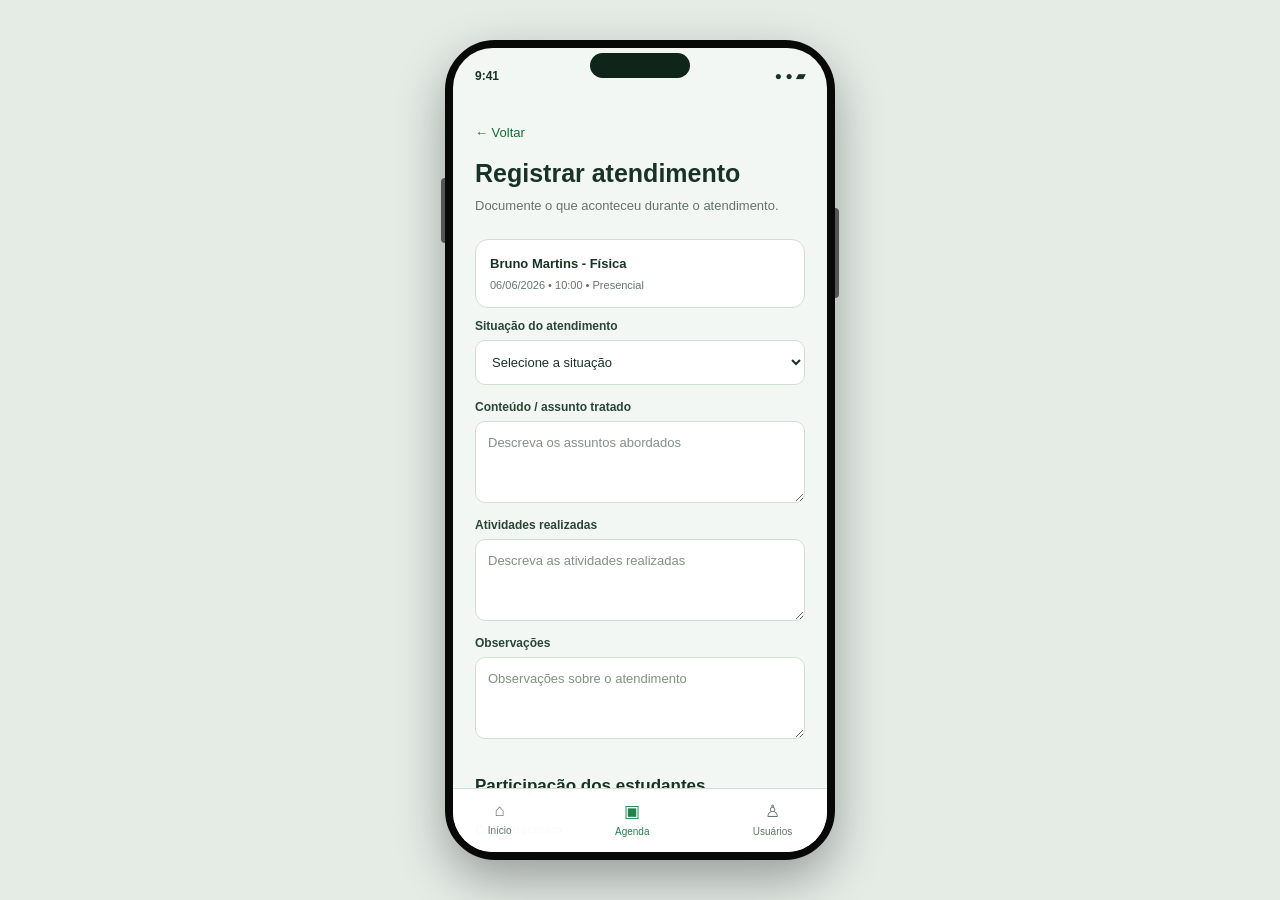
<file: Aplicativo/registro_atendimento.html>
<!doctype html>
<html lang="pt-BR">
  <head>
    <meta charset="UTF-8" />
    <meta name="viewport" content="width=device-width, initial-scale=1.0" />
    <title>Registro da realização</title>
    <link rel="stylesheet" href="style.css" />
  </head>
  <body>
    <div class="phone">
      <div class="side-button left"></div>
      <div class="side-button right"></div>
      <div class="screen">
        <div class="status-bar">
          <span>9:41</span>
          <div class="notch"></div>
          <span>● ● ▰</span>
        </div>
        <main class="page-container">
          <a class="back-link" href="aguardando_registro.html">← Voltar</a>
          <header class="page-header">
            <h1>Registrar atendimento</h1>
            <p class="subtitle">
              Documente o que aconteceu durante o atendimento.
            </p>
          </header>
          <div class="card">
            <strong>Bruno Martins - Física</strong>
            <p>06/06/2026 • 10:00 • Presencial</p>
          </div>
          <form class="form" action="classificar_situacao.html">
            <div class="input-group">
              <label>Situação do atendimento</label
              ><select required>
                <option value="">Selecione a situação</option>
                <option>Realizado conforme o previsto</option>
                <option>Realizado parcialmente</option>
                <option>Estudante não compareceu</option>
                <option>Atendimento não realizado</option>
                <option>Cancelado</option>
              </select>
            </div>
            <div class="input-group">
              <label>Conteúdo / assunto tratado</label
              ><textarea
                placeholder="Descreva os assuntos abordados"
              ></textarea>
            </div>
            <div class="input-group">
              <label>Atividades realizadas</label
              ><textarea
                placeholder="Descreva as atividades realizadas"
              ></textarea>
            </div>
            <div class="input-group">
              <label>Observações</label
              ><textarea
                placeholder="Observações sobre o atendimento"
              ></textarea>
            </div>
            <h2>Participação dos estudantes</h2>
            <div class="input-group">
              <label>Compareceram</label
              ><select>
                <option>Bruno Martins</option>
                <option>Ana Beatriz Silva</option>
              </select>
            </div>
            <div class="input-group">
              <label>Não compareceram</label
              ><select>
                <option>Selecione os estudantes ausentes</option>
                <option>Nenhum</option>
                <option>Ana Beatriz Silva</option>
              </select>
            </div>
            <button>Salvar registro</button>
          </form>
        </main>
        <nav class="bottom-nav">
          <a class="" href="inicio_professor.html"><span>⌂</span>Início</a
          ><a class="active" href="consulta_atendimentos.html"
            ><span>▣</span>Agenda</a
          ><a class="" href="consulta_usuarios.html"><span>♙</span>Usuários</a>
        </nav>
      </div>
    </div>
  </body>
</html>
</file>
<file: Aplicativo/style.css>
* {
  margin: 0;
  padding: 0;
  box-sizing: border-box;
}
:root {
  --bg: #f3f7f3;
  --surface: #ffffff;
  --surface2: #e7f0e8;
  --border: #d2dfd3;
  --text: #183326;
  --muted: #647568;
  --primary: #21834b;
  --hover: #17683a;
  --accent: #176b3b;
  --danger: #c93636;
}
body {
  min-height: 100vh;
  background: #e5ece6;
  display: flex;
  align-items: center;
  justify-content: center;
  font-family: Arial, sans-serif;
  padding: 30px;
  color: var(--text);
}
.phone {
  width: 390px;
  height: 820px;
  background: #080808;
  border: 8px solid #080808;
  border-radius: 50px;
  position: relative;
  box-shadow:
    0 20px 50px #0005,
    inset 0 0 0 2px #444;
}
.screen {
  width: 100%;
  height: 100%;
  background: var(--bg);
  border-radius: 40px;
  overflow-y: auto;
  overflow-x: hidden;
  position: relative;
  scrollbar-width: none;
}
.screen::-webkit-scrollbar {
  display: none;
}
.side-button {
  position: absolute;
  width: 4px;
  background: #555;
  z-index: 5;
}
.side-button.left {
  left: -12px;
  top: 130px;
  height: 65px;
  border-radius: 5px 0 0 5px;
}
.side-button.right {
  right: -12px;
  top: 160px;
  height: 90px;
  border-radius: 0 5px 5px 0;
}
.status-bar {
  height: 55px;
  padding: 15px 22px;
  display: flex;
  justify-content: space-between;
  align-items: center;
  font-size: 12px;
  font-weight: bold;
  position: relative;
}
.notch {
  position: absolute;
  width: 100px;
  height: 25px;
  background: #10251a;
  border-radius: 20px;
  top: 5px;
  left: 50%;
  transform: translateX(-50%);
}
.page-container {
  padding: 20px 22px 28px;
}
.page-header {
  margin-bottom: 23px;
}
.back-link {
  display: inline-block;
  color: var(--accent);
  margin-bottom: 18px;
  font-size: 13px;
}
h1 {
  font-size: 25px;
  line-height: 1.2;
  margin-bottom: 8px;
}
h2 {
  font-size: 17px;
  margin: 22px 0 12px;
}
h3 {
  font-size: 14px;
  margin-bottom: 7px;
}
.subtitle {
  color: var(--muted);
  font-size: 13px;
  line-height: 1.5;
}
.logo {
  width: 58px;
  height: 58px;
  background: var(--primary);
  border-radius: 18px;
  display: flex;
  align-items: center;
  justify-content: center;
  font-size: 29px;
  margin-bottom: 25px;
}
.form {
  display: flex;
  flex-direction: column;
  gap: 15px;
}
.input-group {
  display: flex;
  flex-direction: column;
  gap: 7px;
}
.input-group label,
.field-label {
  font-size: 12px;
  color: #294536;
  font-weight: 600;
}
input,
select,
textarea {
  width: 100%;
  padding: 13px 12px;
  background: var(--surface);
  border: 1px solid var(--border);
  border-radius: 10px;
  color: var(--text);
  font: 13px Arial;
  outline: none;
}
input::placeholder,
textarea::placeholder {
  color: #829184;
}
input:focus,
select:focus,
textarea:focus {
  border-color: var(--accent);
}
textarea {
  min-height: 82px;
  resize: vertical;
}
.radio-row,
.check-row {
  display: flex;
  flex-wrap: wrap;
  gap: 13px;
  font-size: 12px;
  color: #405849;
}
.radio-row label,
.check-row label {
  display: flex;
  align-items: center;
  gap: 6px;
}
.radio-row input,
.check-row input {
  width: auto;
  accent-color: var(--primary);
}
button,
.button {
  display: inline-flex;
  justify-content: center;
  align-items: center;
  gap: 7px;
  width: 100%;
  padding: 14px;
  background: var(--primary);
  color: white;
  border: 0;
  border-radius: 10px;
  font-size: 14px;
  font-weight: bold;
  text-decoration: none;
  cursor: pointer;
}
button:hover,
.button:hover {
  background: var(--hover);
}
.secondary {
  background: var(--surface2) !important;
  border: 1px solid var(--border);
}
.danger {
  background: var(--danger) !important;
}
.outline {
  background: transparent !important;
  border: 1px solid var(--primary);
  color: #176b3b;
}
.small {
  width: auto;
  padding: 8px 11px;
  font-size: 11px;
}
.button-row {
  display: flex;
  gap: 9px;
}
.button-row > * {
  flex: 1;
}
a {
  color: var(--accent);
  text-decoration: none;
}
.text-link {
  font-size: 12px;
  text-align: center;
}
.card {
  background: var(--surface);
  border: 1px solid var(--border);
  border-radius: 13px;
  padding: 14px;
  margin-bottom: 11px;
}
.card-top {
  display: flex;
  justify-content: space-between;
  align-items: flex-start;
  gap: 10px;
}
.card p {
  color: var(--muted);
  font-size: 11px;
  line-height: 1.5;
  margin-top: 5px;
}
.card strong {
  font-size: 13px;
}
.badge {
  display: inline-block;
  padding: 5px 8px;
  border-radius: 20px;
  background: #e2f2e6;
  color: #176b3b;
  font-size: 10px;
  white-space: nowrap;
}
.green {
  background: #d8f0df;
  color: #176b3b;
}
.yellow {
  background: #fff1cc;
  color: #805500;
}
.red {
  background: #fce2e2;
  color: #9f2525;
}
.search-row {
  display: flex;
  gap: 8px;
  margin-bottom: 13px;
}
.search-row input {
  flex: 1;
  min-width: 0;
}
.search-row button {
  width: 48px;
  flex: 0 0 48px;
  padding: 10px;
}
.tabs {
  display: flex;
  gap: 7px;
  overflow-x: auto;
  margin-bottom: 17px;
  padding-bottom: 3px;
}
.tab {
  padding: 8px 11px;
  border-radius: 20px;
  background: var(--surface);
  color: #405849;
  font-size: 11px;
  white-space: nowrap;
}
.tab.active {
  background: var(--primary);
  color: white;
}
.info-box {
  padding: 12px;
  background: #e2f2e6;
  border: 1px solid #b8d9c0;
  border-radius: 10px;
  color: #245437;
  font-size: 11px;
  line-height: 1.5;
  margin-bottom: 16px;
}
.warning-box {
  background: #fff1cc;
  border-color: #e4c46b;
  color: #805500;
}
.stat-grid {
  display: grid;
  grid-template-columns: 1fr 1fr;
  gap: 10px;
}
.stat {
  background: var(--surface);
  border: 1px solid var(--border);
  padding: 13px;
  border-radius: 12px;
}
.stat strong {
  display: block;
  font-size: 22px;
  margin-bottom: 4px;
}
.stat span {
  color: var(--muted);
  font-size: 10px;
}
.bottom-nav {
  position: sticky;
  bottom: 0;
  display: flex;
  justify-content: space-around;
  padding: 12px 5px 15px;
  background: #fffffffa;
  border-top: 1px solid var(--border);
  margin: 20px -22px -28px;
}
.bottom-nav a {
  color: var(--muted);
  font-size: 10px;
  text-align: center;
}
.bottom-nav a.active {
  color: var(--primary);
}
.bottom-nav span {
  display: block;
  font-size: 17px;
  margin-bottom: 4px;
}

@media (max-width: 430px) {
  body {
    padding: 0;
    background: var(--bg);
  }
  .phone {
    width: 100%;
    height: 100vh;
    border: 0;
    border-radius: 0;
    box-shadow: none;
  }
  .screen {
    border-radius: 0;
  }
  .side-button,
  .notch {
    display: none;
  }
}
</file>
